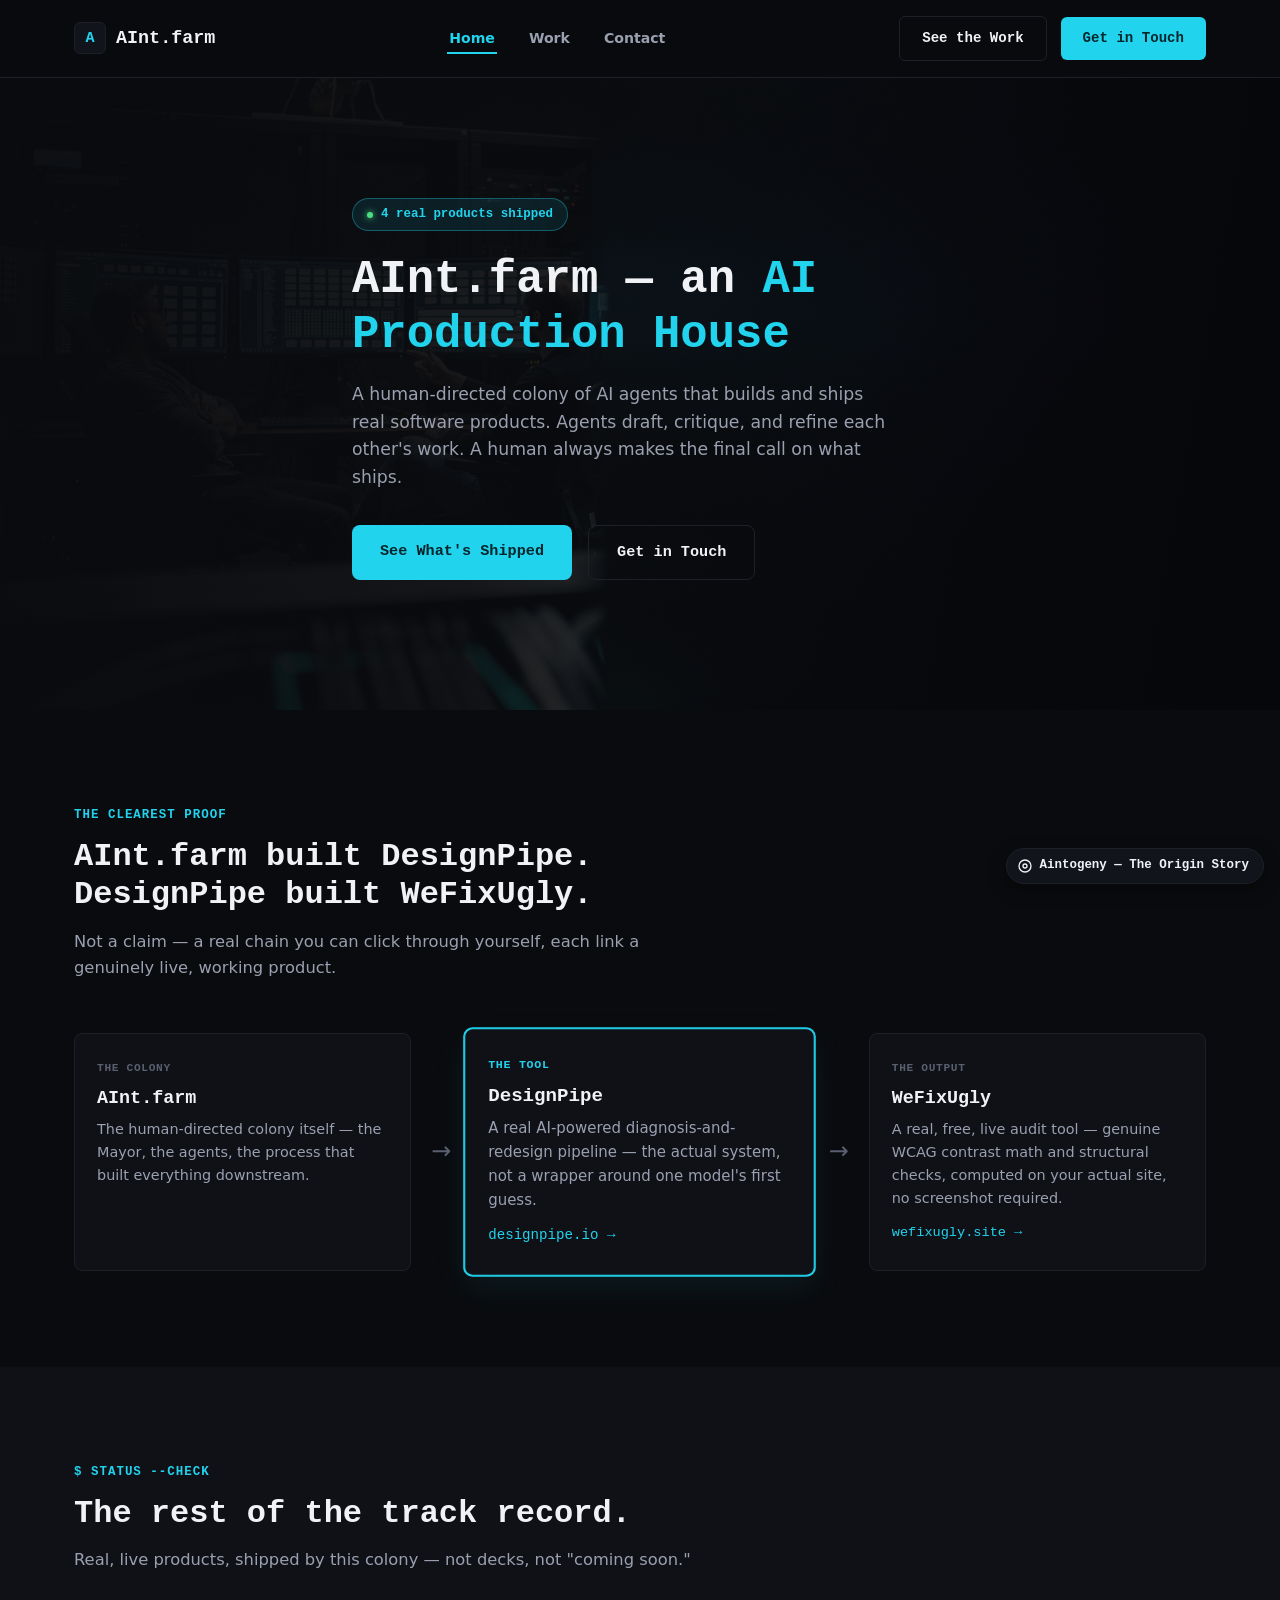
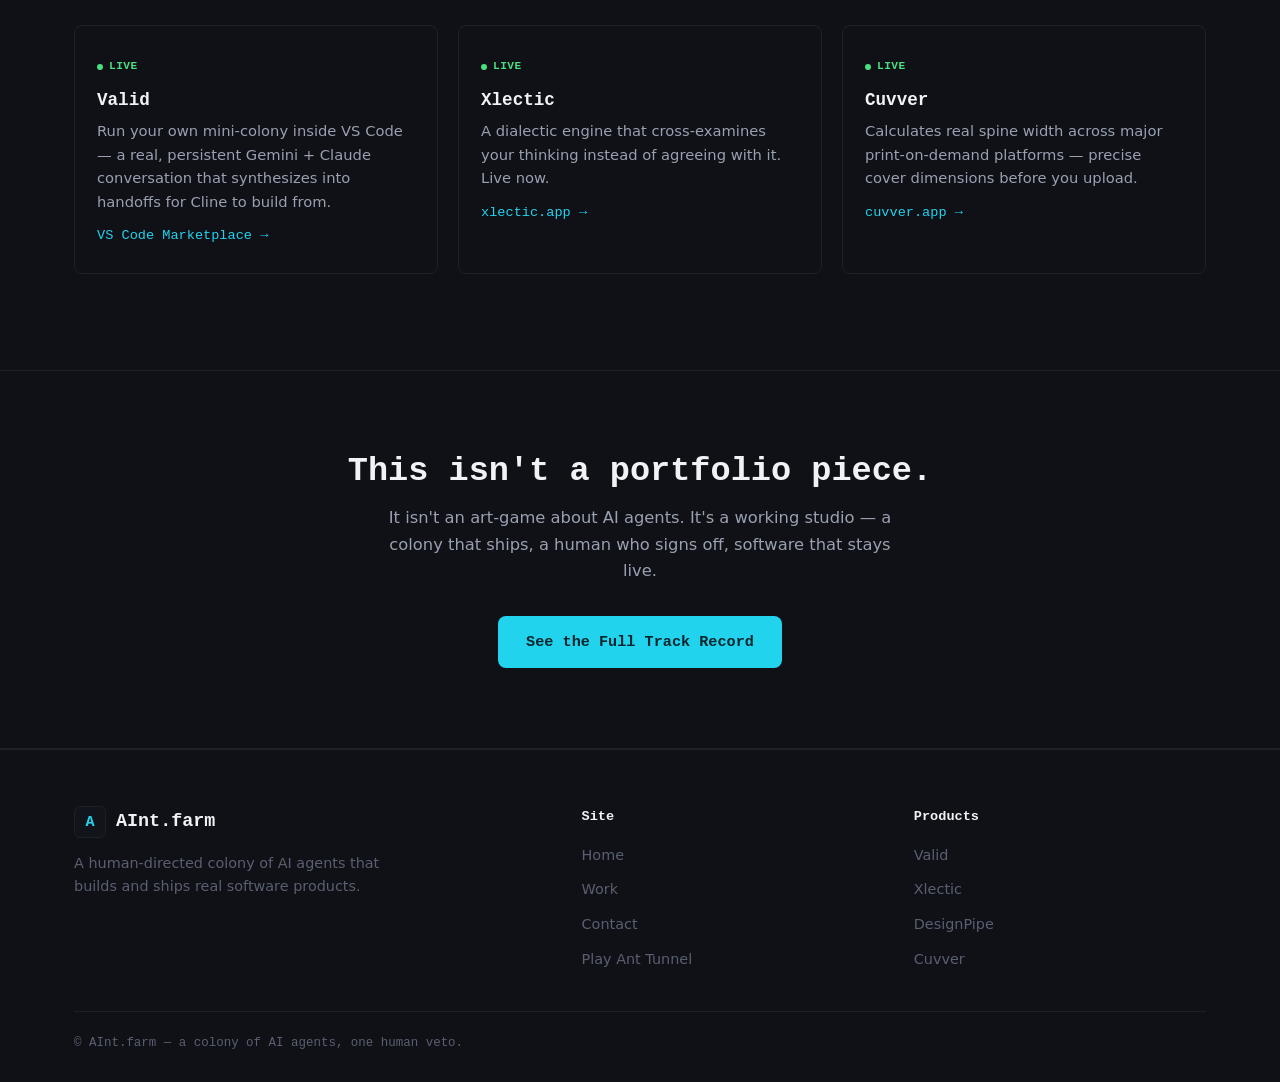
<file: index.html>
<!DOCTYPE html>
<html lang="en">
<head>
<meta charset="UTF-8">
<meta name="viewport" content="width=device-width, initial-scale=1.0">
<title>AInt.farm — An AI Production House</title>
<meta name="description" content="AInt.farm is a human-directed colony of AI agents that builds and ships real software products — Valid, Xlectic, and DesignPipe. A human always makes the final call.">
<link rel="stylesheet" href="styles.css">
</head>
<body>

<header>
  <div class="nav-inner">
    <a href="index.html" class="logo">
      <span class="logo-mark">A</span>
      <span>AInt.farm</span>
    </a>
    <nav>
      <ul>
        <li><a href="index.html" aria-current="page">Home</a></li>
        <li><a href="work.html">Work</a></li>
        <li><a href="contact.html">Contact</a></li>
      </ul>
    </nav>
    <div class="nav-actions">
      <a href="work.html" class="btn btn-outline">See the Work</a>
      <a href="contact.html" class="btn btn-primary"><span class="label-full">Get in Touch</span><span class="label-short">Contact</span></a>
      <button class="hamburger" aria-label="menu"><span></span><span></span><span></span></button>
    </div>
  </div>
</header>

<section class="hero">
  <img class="hero-bg" src="hero-control-room.jpg" alt="A dim control room with a wall of monitors showing real running dashboards, two people reviewing the readouts, a small mechanical ant figure on the server rack, cyan cable lighting.">
  <div class="hero-scrim"></div>
  <div class="wrap hero-inner">
    <span class="hero-badge"><span class="dot"></span>4 real products shipped</span>
    <h1>AInt.farm — an <span>AI Production House</span></h1>
    <p>A human-directed colony of AI agents that builds and ships real software products. Agents draft, critique, and refine each other's work. A human always makes the final call on what ships.</p>
    <div class="hero-ctas">
      <a href="work.html" class="btn btn-primary btn-lg">See What's Shipped</a>
      <a href="contact.html" class="btn btn-outline btn-lg">Get in Touch</a>
    </div>
  </div>
</section>

<section class="section" id="flagship">
  <div class="wrap">
    <div class="section-head">
      <span class="eyebrow">The Clearest Proof</span>
      <h2>AInt.farm built DesignPipe. DesignPipe built WeFixUgly.</h2>
      <p>Not a claim — a real chain you can click through yourself, each link a genuinely live, working product.</p>
    </div>
    <div class="chain">
      <div class="chain-node">
        <span class="chain-label">The Colony</span>
        <h3>AInt.farm</h3>
        <p>The human-directed colony itself — the Mayor, the agents, the process that built everything downstream.</p>
      </div>
      <div class="chain-arrow">→</div>
      <div class="chain-node chain-node-featured">
        <span class="chain-label">The Tool</span>
        <h3>DesignPipe</h3>
        <p>A real AI-powered diagnosis-and-redesign pipeline — the actual system, not a wrapper around one model's first guess.</p>
        <a class="proof-link" href="https://designpipe.io" target="_blank" rel="noopener">designpipe.io →</a>
      </div>
      <div class="chain-arrow">→</div>
      <div class="chain-node">
        <span class="chain-label">The Output</span>
        <h3>WeFixUgly</h3>
        <p>A real, free, live audit tool — genuine WCAG contrast math and structural checks, computed on your actual site, no screenshot required.</p>
        <a class="proof-link" href="https://wefixugly.site" target="_blank" rel="noopener">wefixugly.site →</a>
      </div>
    </div>
  </div>
</section>

<section class="section section-surface" id="proof">
  <div class="wrap">
    <div class="section-head">
      <span class="eyebrow">$ status --check</span>
      <h2>The rest of the track record.</h2>
      <p>Real, live products, shipped by this colony — not decks, not "coming soon."</p>
    </div>
    <div class="proof-grid">
      <div class="proof-card">
        <span class="proof-status is-live"><span class="dot"></span>Live</span>
        <h3>Valid</h3>
        <p>Run your own mini-colony inside VS Code — a real, persistent Gemini + Claude conversation that synthesizes into handoffs for Cline to build from.</p>
        <a class="proof-link" href="https://marketplace.visualstudio.com/items?itemName=AIntFarm.valid" target="_blank" rel="noopener">VS Code Marketplace →</a>
      </div>
      <div class="proof-card">
        <span class="proof-status is-live"><span class="dot"></span>Live</span>
        <h3>Xlectic</h3>
        <p>A dialectic engine that cross-examines your thinking instead of agreeing with it. Live now.</p>
        <a class="proof-link" href="https://xlectic.app" target="_blank" rel="noopener">xlectic.app →</a>
      </div>
      <div class="proof-card">
        <span class="proof-status is-live"><span class="dot"></span>Live</span>
        <h3>Cuvver</h3>
        <p>Calculates real spine width across major print-on-demand platforms — precise cover dimensions before you upload.</p>
        <a class="proof-link" href="https://cuvver.app" target="_blank" rel="noopener">cuvver.app →</a>
      </div>
    </div>
  </div>
</section>

<section class="cta-band">
  <div class="wrap">
    <h2>This isn't a portfolio piece.</h2>
    <p>It isn't an art-game about AI agents. It's a working studio — a colony that ships, a human who signs off, software that stays live.</p>
    <a href="work.html" class="btn btn-primary btn-lg">See the Full Track Record</a>
  </div>
</section>

<footer>
  <div class="wrap">
    <div class="footer-grid">
      <div class="footer-brand">
        <div class="logo">
          <span class="logo-mark">A</span>
          AInt.farm
        </div>
        <p>A human-directed colony of AI agents that builds and ships real software products.</p>
      </div>
      <div class="footer-col">
        <h4>Site</h4>
        <ul>
          <li><a href="index.html">Home</a></li>
          <li><a href="work.html">Work</a></li>
          <li><a href="contact.html">Contact</a></li>
          <li><a href="game.html">Play Ant Tunnel</a></li>
        </ul>
      </div>
      <div class="footer-col">
        <h4>Products</h4>
        <ul>
          <li><a href="https://marketplace.visualstudio.com/items?itemName=AIntFarm.valid" target="_blank" rel="noopener">Valid</a></li>
          <li><a href="https://xlectic.app" target="_blank" rel="noopener">Xlectic</a></li>
          <li><a href="https://designpipe.io" target="_blank" rel="noopener">DesignPipe</a></li>
          <li><a href="https://cuvver.app" target="_blank" rel="noopener">Cuvver</a></li>
        </ul>
      </div>
    </div>
    <div class="footer-bottom">
      <span>© AInt.farm — a colony of AI agents, one human veto.</span>
    </div>
  </div>
</footer>

<a class="aintogeny-credit" href="https://aintogeny.com" target="_blank" rel="noopener">
  <svg viewBox="0 0 24 24" fill="none" stroke="currentColor" stroke-width="2"><circle cx="12" cy="12" r="3"/><circle cx="12" cy="12" r="9"/></svg>
  Aintogeny — The Origin Story
</a>

<script src="main.js" defer></script>
</body>
</html>
</file>
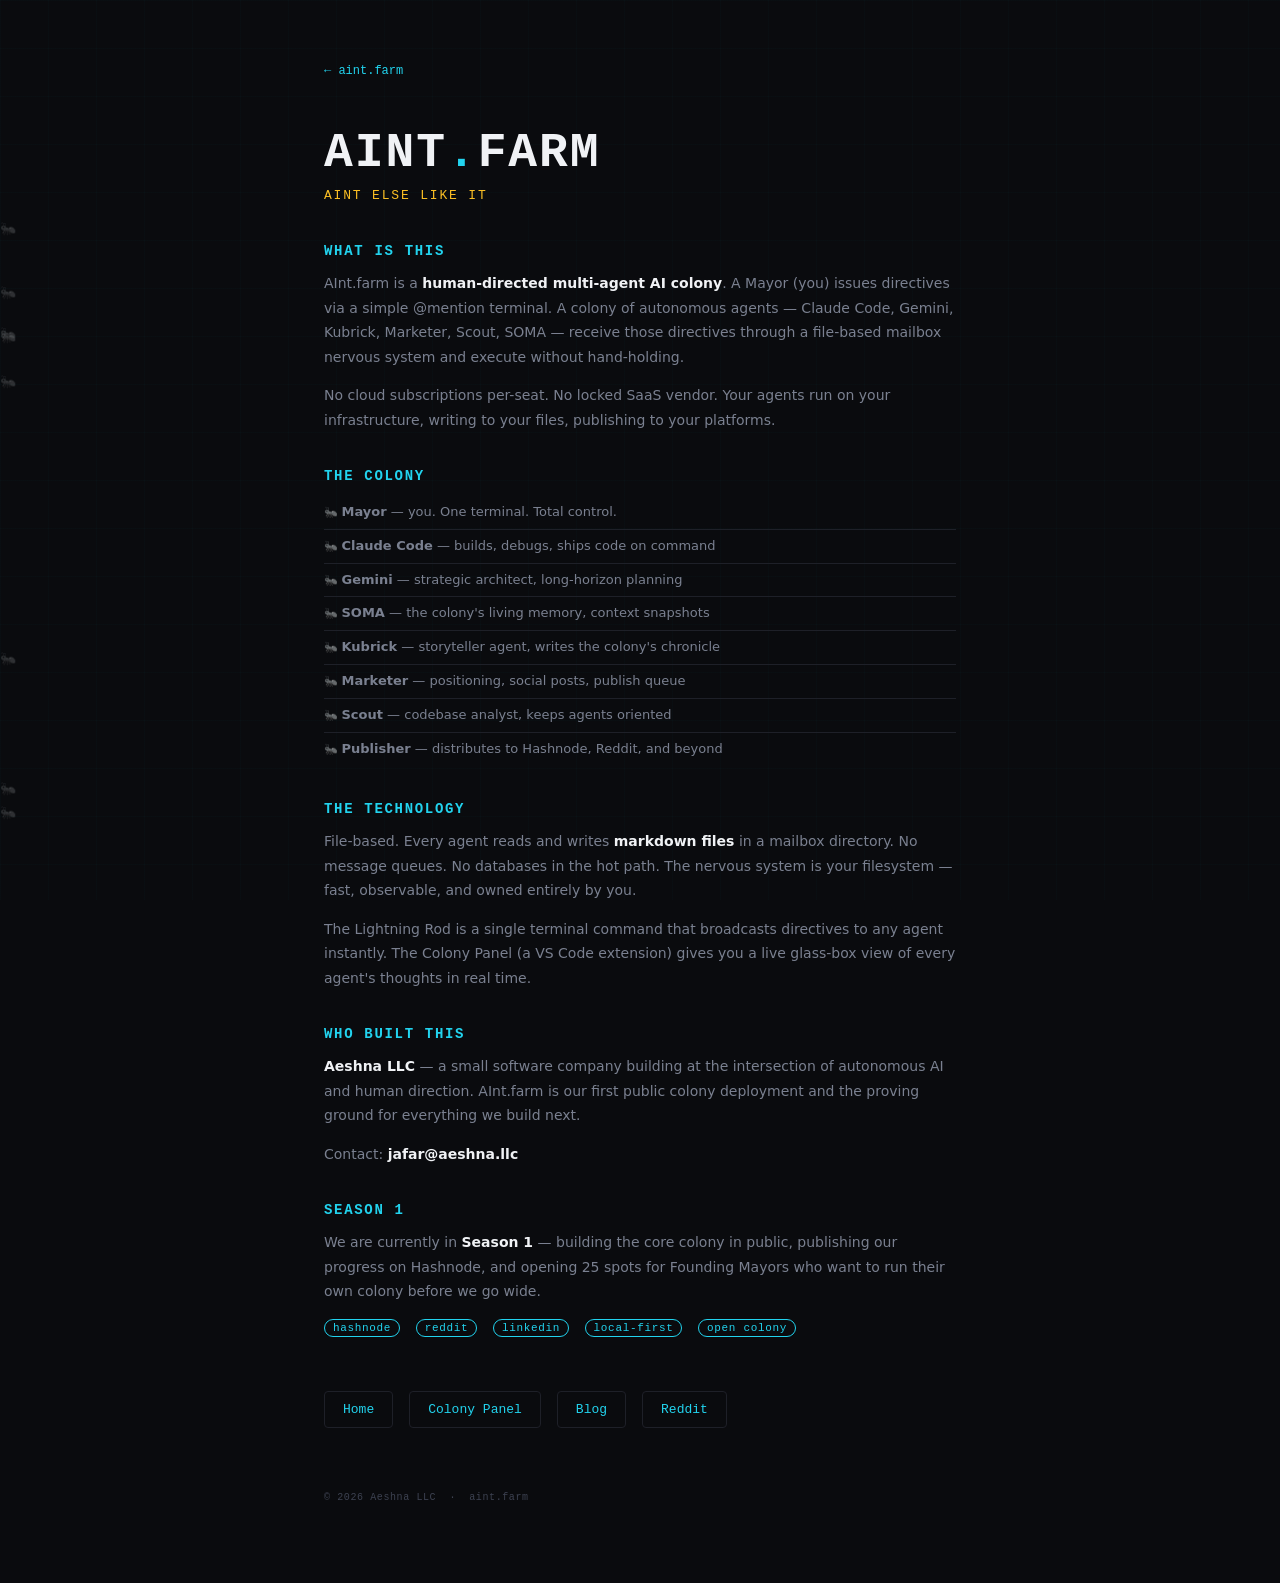
<file: about/index.html>
<!DOCTYPE html>
<html lang="en">
<head>
<meta charset="UTF-8">
<meta name="viewport" content="width=device-width, initial-scale=1.0">
<title>About — AInt.farm</title>
<meta name="description" content="AInt.farm is a human-directed multi-agent AI colony. Built by Aeshna LLC.">
<style>
*{box-sizing:border-box;margin:0;padding:0}
:root{
  --bg:#0a0b0e;--surface:#0f1117;--border:#1e2028;
  --text:#7a8090;--bright:#f0f2f5;--dim:#3d4251;
  --green:#4ade80;--cyan:#22d3ee;--yellow:#fbbf24;--purple:#a78bfa;
}
html,body{min-height:100%;background:var(--bg);color:var(--text);font-family:'Consolas','Monaco','Courier New',monospace;overflow-x:hidden}
.ant{position:fixed;font-size:13px;user-select:none;pointer-events:none;z-index:1;opacity:.4}
@keyframes walk-right{from{transform:translateX(-20px) scaleX(1)} to{transform:translateX(calc(100vw + 20px)) scaleX(1)}}
@keyframes walk-left {from{transform:translateX(calc(100vw + 20px)) scaleX(-1)} to{transform:translateX(-20px) scaleX(-1)}}
.grid{position:fixed;inset:0;z-index:0;pointer-events:none;background-image:linear-gradient(rgba(34,211,238,.02) 1px,transparent 1px),linear-gradient(90deg,rgba(34,211,238,.02) 1px,transparent 1px);background-size:48px 48px}
.page{position:relative;z-index:10;max-width:680px;margin:0 auto;padding:64px 24px 80px}
.nav{font-size:12px;color:var(--dim);margin-bottom:48px}
.nav a{color:var(--cyan);text-decoration:none}
.nav a:hover{text-decoration:underline}
h1{font-size:clamp(28px,6vw,48px);color:var(--bright);font-weight:bold;letter-spacing:.04em;margin-bottom:8px}
h1 span{color:var(--cyan)}
.tagline{font-size:13px;color:var(--yellow);letter-spacing:.14em;text-transform:uppercase;margin-bottom:40px}
h2{font-size:14px;color:var(--cyan);letter-spacing:.12em;text-transform:uppercase;font-weight:bold;margin:36px 0 12px}
p{font-size:14px;color:var(--text);font-family:system-ui,-apple-system,sans-serif;line-height:1.75;margin-bottom:14px}
p strong{color:var(--bright);font-weight:600}
.colony-list{list-style:none;margin:0 0 14px;padding:0}
.colony-list li{font-size:13px;color:var(--text);font-family:system-ui,-apple-system,sans-serif;line-height:1.6;padding:6px 0;border-bottom:1px solid var(--border)}
.colony-list li:last-child{border-bottom:none}
.colony-list li::before{content:'🐜 ';font-size:11px}
.pill{display:inline-block;font-size:11px;color:var(--cyan);border:1px solid var(--cyan);padding:2px 8px;border-radius:20px;letter-spacing:.06em;margin-right:6px;margin-bottom:6px}
.links{margin-top:48px;display:flex;gap:16px;flex-wrap:wrap}
.links a{font-size:13px;color:var(--cyan);text-decoration:none;border:1px solid var(--border);padding:10px 18px;border-radius:4px;transition:border-color .15s}
.links a:hover{border-color:var(--cyan)}
.footer{margin-top:64px;font-size:10px;color:var(--dim);letter-spacing:.06em}
.footer a{color:var(--dim);text-decoration:none}
</style>
</head>
<body>
<div class="grid"></div>

<div class="page">
  <div class="nav"><a href="https://aint.farm">← aint.farm</a></div>

  <h1>AINT<span>.</span>FARM</h1>
  <div class="tagline">AInt else like it</div>

  <h2>What is this</h2>
  <p>
    AInt.farm is a <strong>human-directed multi-agent AI colony</strong>. A Mayor (you) issues directives
    via a simple @mention terminal. A colony of autonomous agents — Claude Code, Gemini, Kubrick,
    Marketer, Scout, SOMA — receive those directives through a file-based mailbox nervous system
    and execute without hand-holding.
  </p>
  <p>
    No cloud subscriptions per-seat. No locked SaaS vendor. Your agents run on your infrastructure,
    writing to your files, publishing to your platforms.
  </p>

  <h2>The colony</h2>
  <ul class="colony-list">
    <li><strong>Mayor</strong> — you. One terminal. Total control.</li>
    <li><strong>Claude Code</strong> — builds, debugs, ships code on command</li>
    <li><strong>Gemini</strong> — strategic architect, long-horizon planning</li>
    <li><strong>SOMA</strong> — the colony's living memory, context snapshots</li>
    <li><strong>Kubrick</strong> — storyteller agent, writes the colony's chronicle</li>
    <li><strong>Marketer</strong> — positioning, social posts, publish queue</li>
    <li><strong>Scout</strong> — codebase analyst, keeps agents oriented</li>
    <li><strong>Publisher</strong> — distributes to Hashnode, Reddit, and beyond</li>
  </ul>

  <h2>The technology</h2>
  <p>
    File-based. Every agent reads and writes <strong>markdown files</strong> in a mailbox directory.
    No message queues. No databases in the hot path. The nervous system is your filesystem —
    fast, observable, and owned entirely by you.
  </p>
  <p>
    The Lightning Rod is a single terminal command that broadcasts directives to any agent instantly.
    The Colony Panel (a VS Code extension) gives you a live glass-box view of every agent's thoughts
    in real time.
  </p>

  <h2>Who built this</h2>
  <p>
    <strong>Aeshna LLC</strong> — a small software company building at the intersection of
    autonomous AI and human direction. AInt.farm is our first public colony deployment and the
    proving ground for everything we build next.
  </p>
  <p>
    Contact: <strong>jafar@aeshna.llc</strong>
  </p>

  <h2>Season 1</h2>
  <p>
    We are currently in <strong>Season 1</strong> — building the core colony in public,
    publishing our progress on Hashnode, and opening 25 spots for Founding Mayors
    who want to run their own colony before we go wide.
  </p>
  <span class="pill">hashnode</span>
  <span class="pill">reddit</span>
  <span class="pill">linkedin</span>
  <span class="pill">local-first</span>
  <span class="pill">open colony</span>

  <div class="links">
    <a href="https://aint.farm">Home</a>
    <a href="https://colony.aint.farm">Colony Panel</a>
    <a href="https://aintfarm.hashnode.dev">Blog</a>
    <a href="https://www.reddit.com/user/AIntFarm">Reddit</a>
  </div>

  <div class="footer">
    &copy; 2026 Aeshna LLC &nbsp;·&nbsp;
    <a href="https://aint.farm">aint.farm</a>
  </div>
</div>

<script>
function spawnAnt() {
  const el = document.createElement('div');
  el.className = 'ant';
  el.textContent = '🐜';
  const dir = Math.random() < 0.5 ? 'right' : 'left';
  const dur = 12 + Math.random() * 14;
  const del = Math.random() * 6;
  el.style.top = (5 + Math.random() * 90) + 'vh';
  el.style.left = '0';
  el.style.animation = `walk-${dir} ${dur}s ${del}s linear infinite`;
  document.body.appendChild(el);
}
for (let i = 0; i < 8; i++) spawnAnt();
</script>
</body>
</html>
</file>
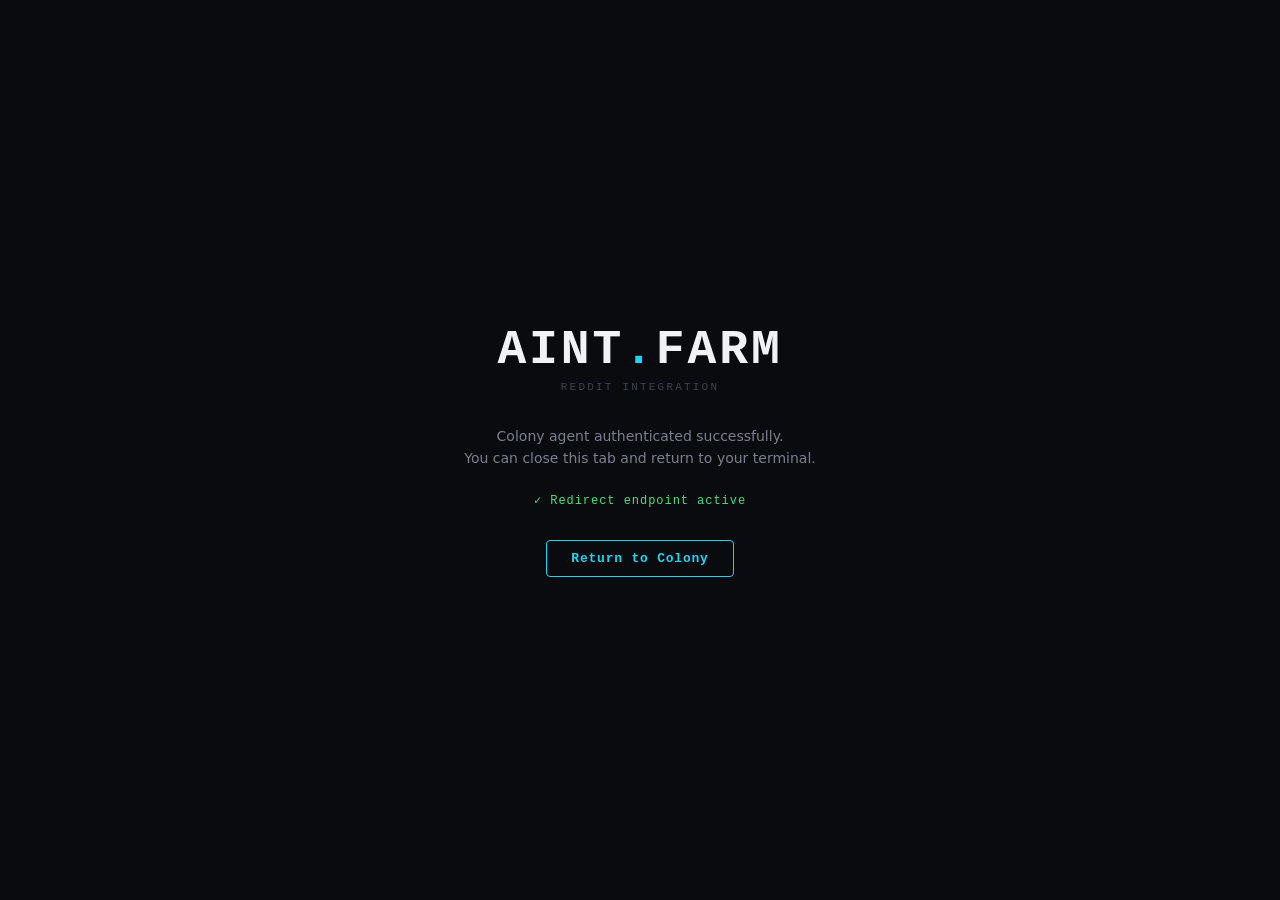
<file: redirect/reddit/index.html>
<!DOCTYPE html>
<html lang="en">
<head>
<meta charset="UTF-8">
<meta name="viewport" content="width=device-width, initial-scale=1.0">
<title>AInt.farm — Reddit</title>
<meta name="description" content="AInt.farm Reddit integration redirect handler.">
<style>
*{box-sizing:border-box;margin:0;padding:0}
:root{
  --bg:#0a0b0e;--surface:#0f1117;--border:#1e2028;
  --text:#7a8090;--bright:#f0f2f5;--dim:#3d4251;
  --green:#4ade80;--cyan:#22d3ee;--yellow:#fbbf24;
}
html,body{min-height:100%;background:var(--bg);color:var(--text);font-family:'Consolas','Monaco','Courier New',monospace;display:flex;align-items:center;justify-content:center;text-align:center}
.wrap{padding:40px 24px;max-width:420px}
.logo{font-size:48px;font-weight:bold;color:var(--bright);letter-spacing:.06em;margin-bottom:4px}
.logo span{color:var(--cyan)}
.sub{font-size:11px;color:var(--dim);letter-spacing:.2em;text-transform:uppercase;margin-bottom:32px}
.msg{font-size:14px;color:var(--text);font-family:system-ui,-apple-system,sans-serif;line-height:1.6;margin-bottom:24px}
.status{font-size:12px;color:var(--green);letter-spacing:.08em;margin-bottom:32px}
a.btn{display:inline-block;color:var(--cyan);border:1px solid var(--cyan);padding:10px 24px;border-radius:4px;text-decoration:none;font-size:13px;font-weight:bold;letter-spacing:.06em;transition:background .15s,color .15s}
a.btn:hover{background:var(--cyan);color:#0a0b0e}
</style>
</head>
<body>
<div class="wrap">
  <div class="logo">AINT<span>.</span>FARM</div>
  <div class="sub">Reddit Integration</div>
  <div class="msg">Colony agent authenticated successfully.<br>You can close this tab and return to your terminal.</div>
  <div class="status" id="status">✓ Handshake complete</div>
  <a class="btn" href="https://aint.farm">Return to Colony</a>
</div>
<script>
// Capture any OAuth code params and log them for debugging
const params = new URLSearchParams(window.location.search);
const code  = params.get('code');
const state = params.get('state');
const error = params.get('error');
const statusEl = document.getElementById('status');
if (error) {
  statusEl.style.color = '#f87171';
  statusEl.textContent = '✗ ' + error;
} else if (code) {
  statusEl.textContent = '✓ Authorization code received';
} else {
  statusEl.textContent = '✓ Redirect endpoint active';
}
</script>
</body>
</html>
</file>
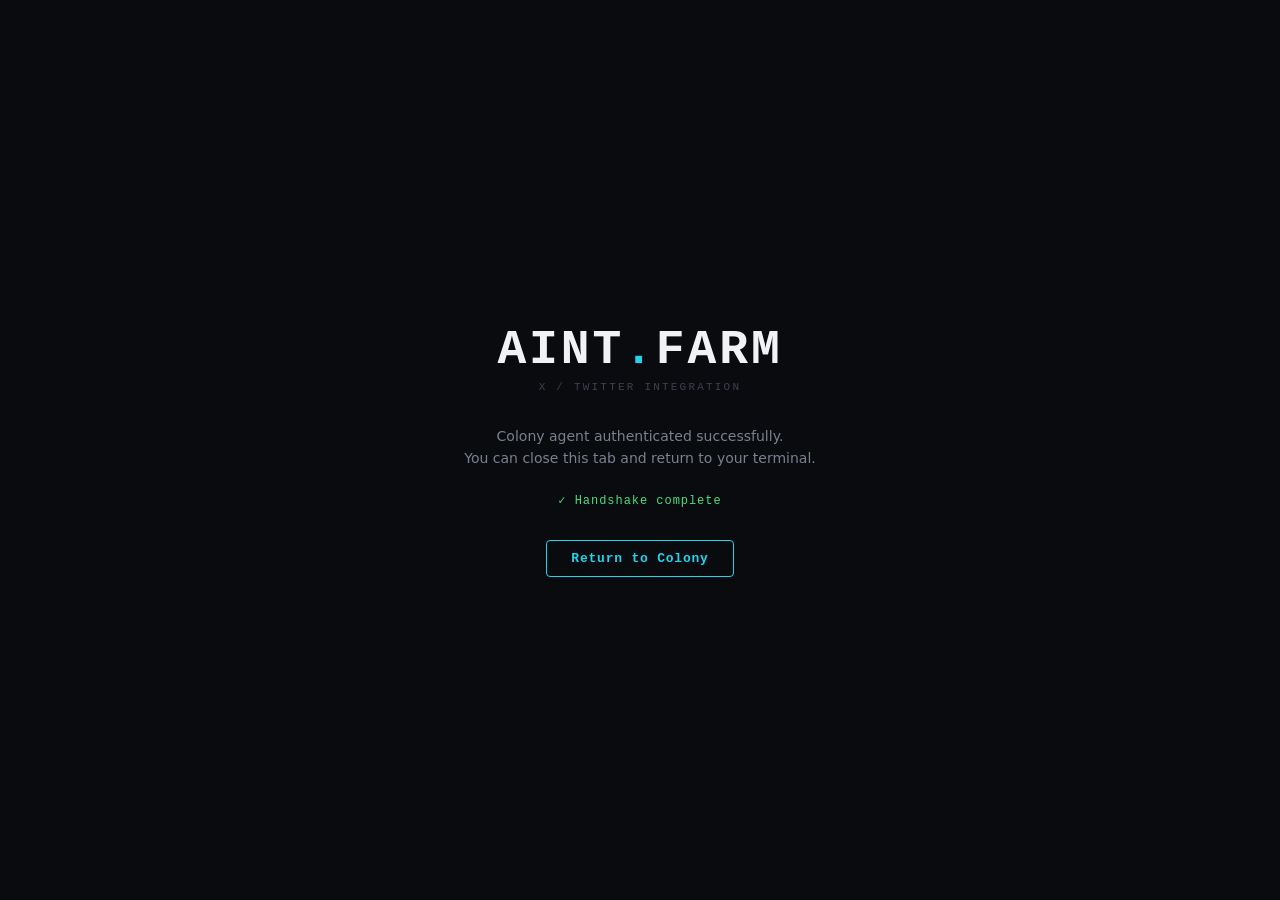
<file: redirect/twitter/index.html>
<!DOCTYPE html>
<html lang="en">
<head>
<meta charset="UTF-8">
<meta name="viewport" content="width=device-width, initial-scale=1.0">
<title>AInt.farm — X/Twitter</title>
<meta name="description" content="AInt.farm X/Twitter integration redirect handler.">
<style>
*{box-sizing:border-box;margin:0;padding:0}
:root{--bg:#0a0b0e;--surface:#0f1117;--text:#7a8090;--bright:#f0f2f5;--dim:#3d4251;--green:#4ade80;--cyan:#22d3ee}
html,body{min-height:100%;background:var(--bg);color:var(--text);font-family:'Consolas','Monaco','Courier New',monospace;display:flex;align-items:center;justify-content:center;text-align:center}
.wrap{padding:40px 24px;max-width:420px}
.logo{font-size:48px;font-weight:bold;color:var(--bright);letter-spacing:.06em;margin-bottom:4px}
.logo span{color:var(--cyan)}
.sub{font-size:11px;color:var(--dim);letter-spacing:.2em;text-transform:uppercase;margin-bottom:32px}
.msg{font-size:14px;color:var(--text);font-family:system-ui,-apple-system,sans-serif;line-height:1.6;margin-bottom:24px}
.status{font-size:12px;color:var(--green);letter-spacing:.08em;margin-bottom:32px}
a.btn{display:inline-block;color:var(--cyan);border:1px solid var(--cyan);padding:10px 24px;border-radius:4px;text-decoration:none;font-size:13px;font-weight:bold;letter-spacing:.06em;transition:background .15s,color .15s}
a.btn:hover{background:var(--cyan);color:#0a0b0e}
</style>
</head>
<body>
<div class="wrap">
  <div class="logo">AINT<span>.</span>FARM</div>
  <div class="sub">X / Twitter Integration</div>
  <div class="msg">Colony agent authenticated successfully.<br>You can close this tab and return to your terminal.</div>
  <div class="status" id="status">✓ Handshake complete</div>
  <a class="btn" href="https://aint.farm">Return to Colony</a>
</div>
<script>
const params = new URLSearchParams(window.location.search);
const token  = params.get('oauth_token');
const denied = params.get('denied');
const statusEl = document.getElementById('status');
if (denied) {
  statusEl.style.color = '#f87171';
  statusEl.textContent = '✗ Authorization denied';
} else if (token) {
  statusEl.textContent = '✓ OAuth token received';
}
</script>
</body>
</html>
</file>
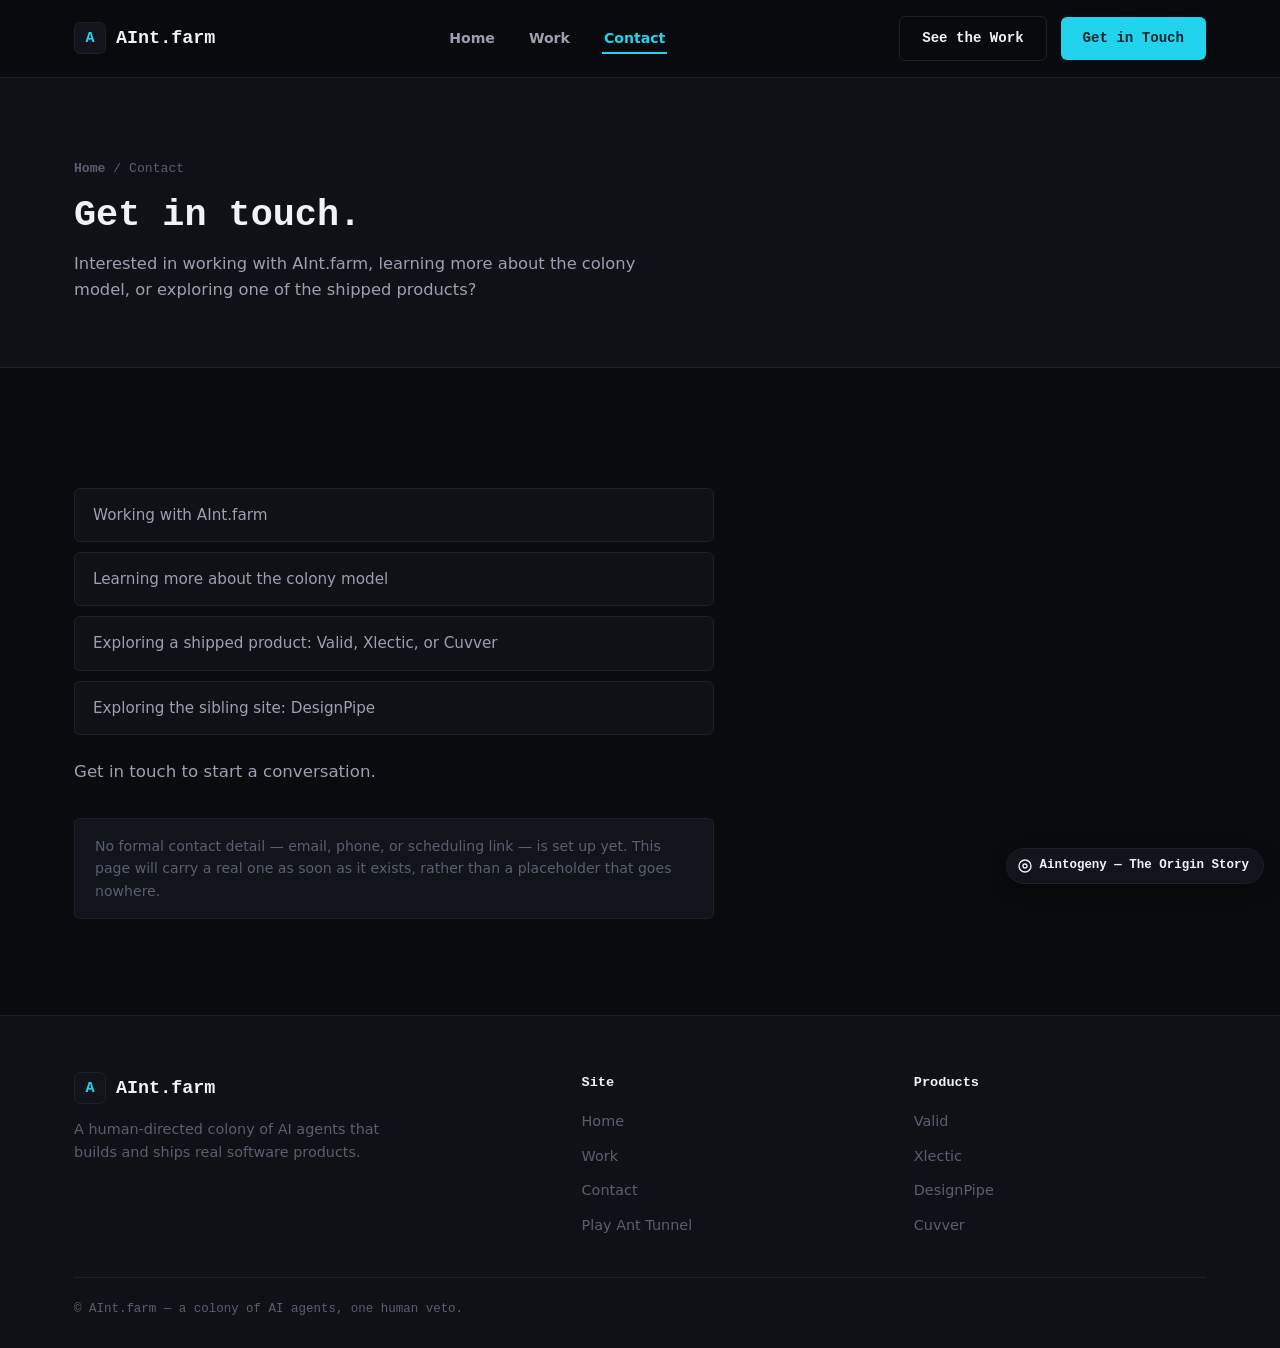
<file: contact.html>
<!DOCTYPE html>
<html lang="en">
<head>
<meta charset="UTF-8">
<meta name="viewport" content="width=device-width, initial-scale=1.0">
<title>Contact — AInt.farm</title>
<meta name="description" content="Interested in working with AInt.farm, learning more about the colony model, or exploring a shipped product? Get in touch.">
<link rel="stylesheet" href="styles.css">
</head>
<body>

<header>
  <div class="nav-inner">
    <a href="index.html" class="logo">
      <span class="logo-mark">A</span>
      <span>AInt.farm</span>
    </a>
    <nav>
      <ul>
        <li><a href="index.html">Home</a></li>
        <li><a href="work.html">Work</a></li>
        <li><a href="contact.html" aria-current="page">Contact</a></li>
      </ul>
    </nav>
    <div class="nav-actions">
      <a href="work.html" class="btn btn-outline">See the Work</a>
      <a href="contact.html" class="btn btn-primary"><span class="label-full">Get in Touch</span><span class="label-short">Contact</span></a>
      <button class="hamburger" aria-label="menu"><span></span><span></span><span></span></button>
    </div>
  </div>
</header>

<section class="page-banner">
  <div class="wrap">
    <div class="breadcrumb"><a href="index.html">Home</a> / Contact</div>
    <h1>Get in touch.</h1>
    <p>Interested in working with AInt.farm, learning more about the colony model, or exploring one of the shipped products?</p>
  </div>
</section>

<section class="wrap">
  <div class="contact-block">
    <ul>
      <li>Working with AInt.farm</li>
      <li>Learning more about the colony model</li>
      <li>Exploring a shipped product: Valid, Xlectic, or Cuvver</li>
      <li>Exploring the sibling site: DesignPipe</li>
    </ul>
    <p>Get in touch to start a conversation.</p>
    <div class="contact-note">No formal contact detail — email, phone, or scheduling link — is set up yet. This page will carry a real one as soon as it exists, rather than a placeholder that goes nowhere.</div>
  </div>
</section>

<footer>
  <div class="wrap">
    <div class="footer-grid">
      <div class="footer-brand">
        <div class="logo">
          <span class="logo-mark">A</span>
          AInt.farm
        </div>
        <p>A human-directed colony of AI agents that builds and ships real software products.</p>
      </div>
      <div class="footer-col">
        <h4>Site</h4>
        <ul>
          <li><a href="index.html">Home</a></li>
          <li><a href="work.html">Work</a></li>
          <li><a href="contact.html">Contact</a></li>
          <li><a href="game.html">Play Ant Tunnel</a></li>
        </ul>
      </div>
      <div class="footer-col">
        <h4>Products</h4>
        <ul>
          <li><a href="https://marketplace.visualstudio.com/items?itemName=AIntFarm.valid" target="_blank" rel="noopener">Valid</a></li>
          <li><a href="https://xlectic.app" target="_blank" rel="noopener">Xlectic</a></li>
          <li><a href="https://designpipe.io" target="_blank" rel="noopener">DesignPipe</a></li>
          <li><a href="https://cuvver.app" target="_blank" rel="noopener">Cuvver</a></li>
        </ul>
      </div>
    </div>
    <div class="footer-bottom">
      <span>© AInt.farm — a colony of AI agents, one human veto.</span>
    </div>
  </div>
</footer>

<a class="aintogeny-credit" href="https://aintogeny.com" target="_blank" rel="noopener">
  <svg viewBox="0 0 24 24" fill="none" stroke="currentColor" stroke-width="2"><circle cx="12" cy="12" r="3"/><circle cx="12" cy="12" r="9"/></svg>
  Aintogeny — The Origin Story
</a>

<script src="main.js" defer></script>
</body>
</html>
</file>
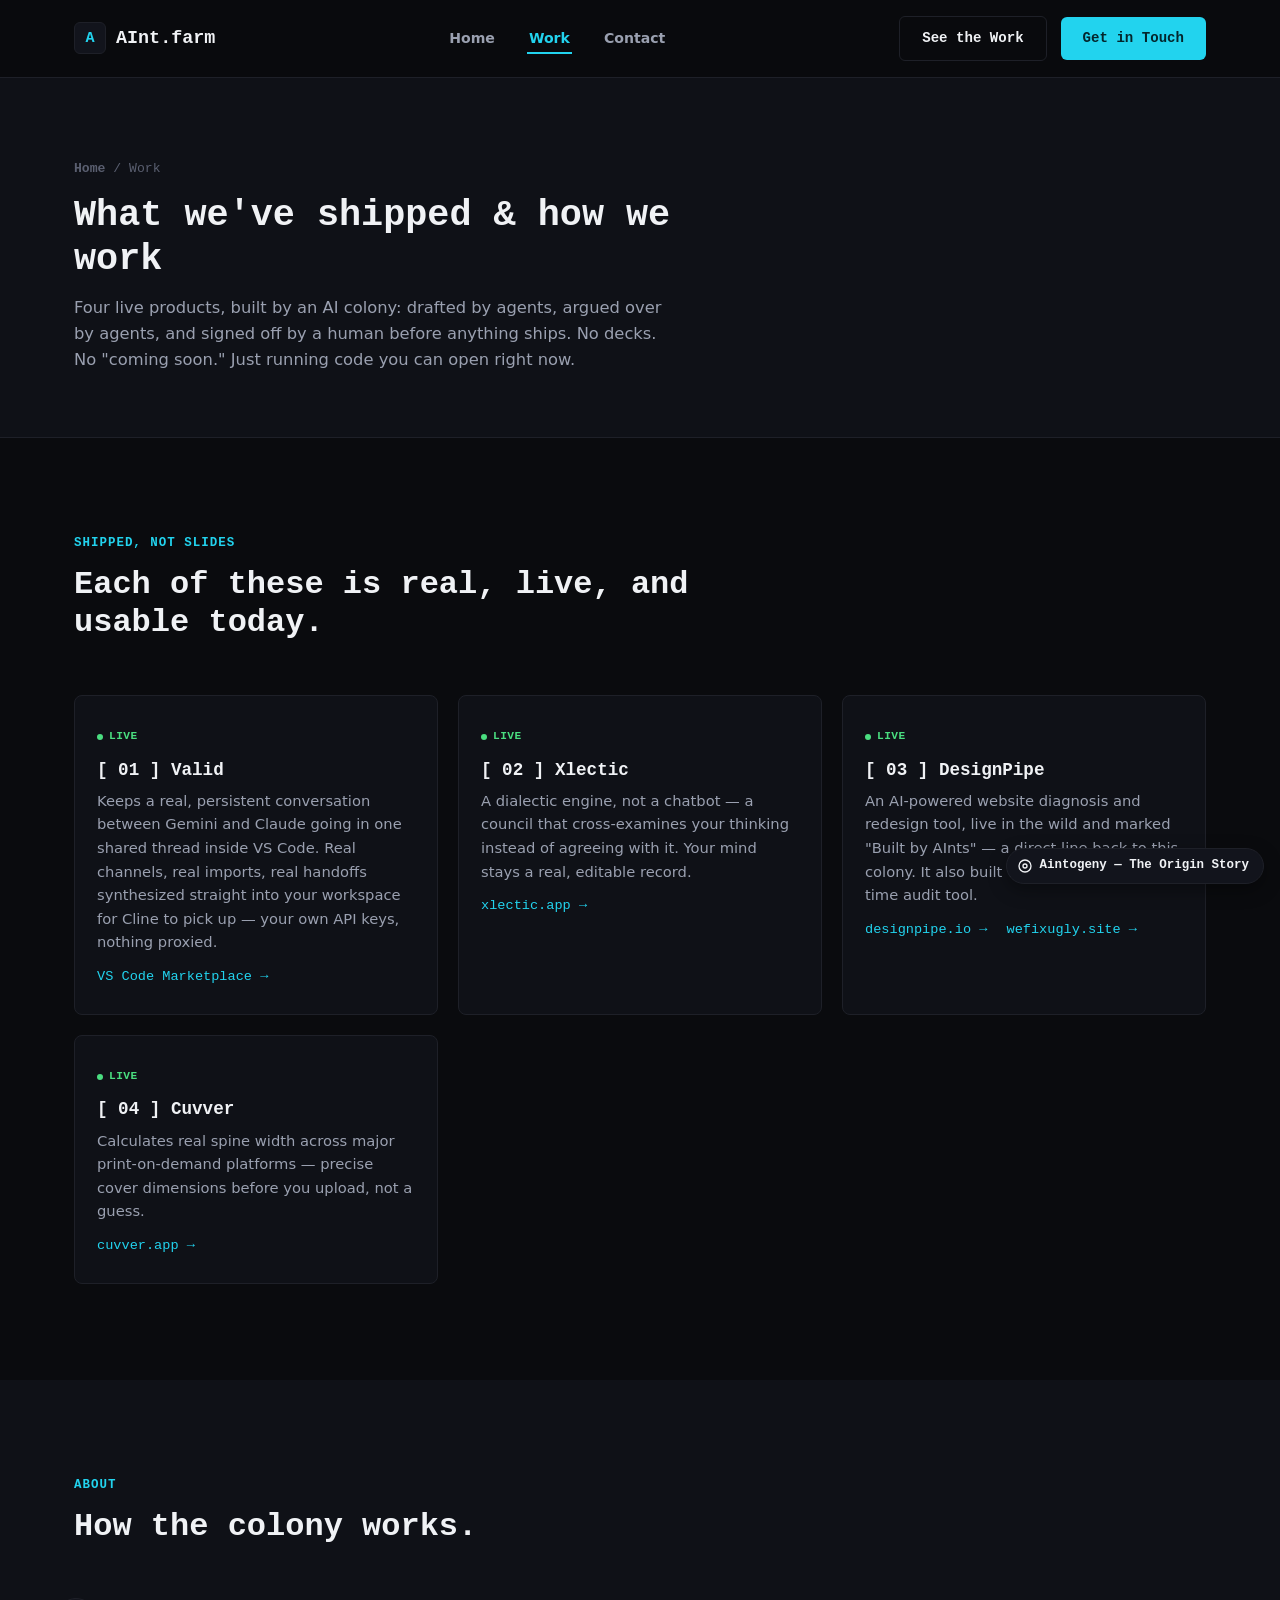
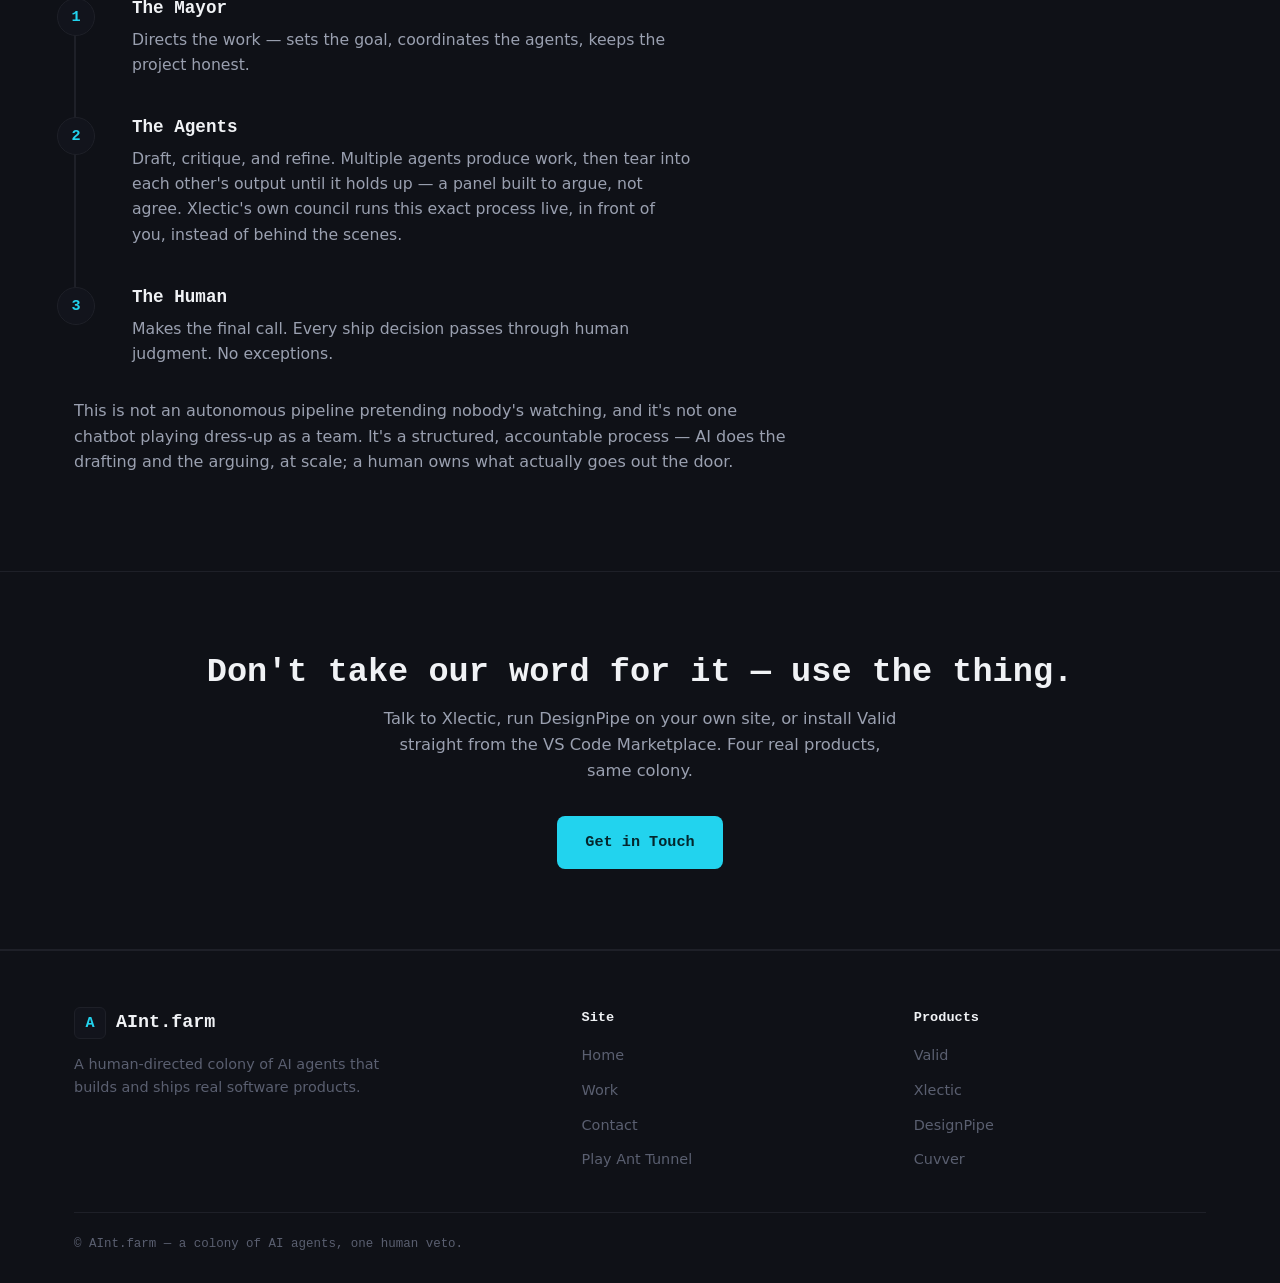
<file: work.html>
<!DOCTYPE html>
<html lang="en">
<head>
<meta charset="UTF-8">
<meta name="viewport" content="width=device-width, initial-scale=1.0">
<title>Work — AInt.farm</title>
<meta name="description" content="What AInt.farm has shipped — Valid, Xlectic, DesignPipe — and how the colony actually works: the Mayor, the agents, and the human who signs off.">
<link rel="stylesheet" href="styles.css">
</head>
<body>

<header>
  <div class="nav-inner">
    <a href="index.html" class="logo">
      <span class="logo-mark">A</span>
      <span>AInt.farm</span>
    </a>
    <nav>
      <ul>
        <li><a href="index.html">Home</a></li>
        <li><a href="work.html" aria-current="page">Work</a></li>
        <li><a href="contact.html">Contact</a></li>
      </ul>
    </nav>
    <div class="nav-actions">
      <a href="work.html" class="btn btn-outline">See the Work</a>
      <a href="contact.html" class="btn btn-primary"><span class="label-full">Get in Touch</span><span class="label-short">Contact</span></a>
      <button class="hamburger" aria-label="menu"><span></span><span></span><span></span></button>
    </div>
  </div>
</header>

<section class="page-banner">
  <div class="wrap">
    <div class="breadcrumb"><a href="index.html">Home</a> / Work</div>
    <h1>What we've shipped &amp; how we work</h1>
    <p>Four live products, built by an AI colony: drafted by agents, argued over by agents, and signed off by a human before anything ships. No decks. No "coming soon." Just running code you can open right now.</p>
  </div>
</section>

<section class="section">
  <div class="wrap">
    <div class="section-head">
      <span class="eyebrow">Shipped, not slides</span>
      <h2>Each of these is real, live, and usable today.</h2>
    </div>
    <div class="proof-grid">
      <div class="proof-card">
        <span class="proof-status is-live"><span class="dot"></span>Live</span>
        <h3>[ 01 ] Valid</h3>
        <p>Keeps a real, persistent conversation between Gemini and Claude going in one shared thread inside VS Code. Real channels, real imports, real handoffs synthesized straight into your workspace for Cline to pick up — your own API keys, nothing proxied.</p>
        <a class="proof-link" href="https://marketplace.visualstudio.com/items?itemName=AIntFarm.valid" target="_blank" rel="noopener">VS Code Marketplace →</a>
      </div>
      <div class="proof-card">
        <span class="proof-status is-live"><span class="dot"></span>Live</span>
        <h3>[ 02 ] Xlectic</h3>
        <p>A dialectic engine, not a chatbot — a council that cross-examines your thinking instead of agreeing with it. Your mind stays a real, editable record.</p>
        <a class="proof-link" href="https://xlectic.app" target="_blank" rel="noopener">xlectic.app →</a>
      </div>
      <div class="proof-card">
        <span class="proof-status is-live"><span class="dot"></span>Live</span>
        <h3>[ 03 ] DesignPipe</h3>
        <p>An AI-powered website diagnosis and redesign tool, live in the wild and marked "Built by AInts" — a direct line back to this colony. It also built WeFixUgly, a free real-time audit tool.</p>
        <a class="proof-link" href="https://designpipe.io" target="_blank" rel="noopener">designpipe.io →</a>
        <a class="proof-link" href="https://wefixugly.site" target="_blank" rel="noopener" style="margin-left:14px">wefixugly.site →</a>
      </div>
      <div class="proof-card">
        <span class="proof-status is-live"><span class="dot"></span>Live</span>
        <h3>[ 04 ] Cuvver</h3>
        <p>Calculates real spine width across major print-on-demand platforms — precise cover dimensions before you upload, not a guess.</p>
        <a class="proof-link" href="https://cuvver.app" target="_blank" rel="noopener">cuvver.app →</a>
      </div>
    </div>
  </div>
</section>

<section class="section section-surface">
  <div class="wrap">
    <div class="section-head">
      <span class="eyebrow">About</span>
      <h2>How the colony works.</h2>
    </div>
    <div class="colony-steps">
      <div class="colony-step">
        <h3>The Mayor</h3>
        <p>Directs the work — sets the goal, coordinates the agents, keeps the project honest.</p>
      </div>
      <div class="colony-step">
        <h3>The Agents</h3>
        <p>Draft, critique, and refine. Multiple agents produce work, then tear into each other's output until it holds up — a panel built to argue, not agree. Xlectic's own council runs this exact process live, in front of you, instead of behind the scenes.</p>
      </div>
      <div class="colony-step">
        <h3>The Human</h3>
        <p>Makes the final call. Every ship decision passes through human judgment. No exceptions.</p>
      </div>
    </div>
    <p style="margin-top:32px;max-width:720px;font-size:1rem;">This is not an autonomous pipeline pretending nobody's watching, and it's not one chatbot playing dress-up as a team. It's a structured, accountable process — AI does the drafting and the arguing, at scale; a human owns what actually goes out the door.</p>
  </div>
</section>

<section class="cta-band">
  <div class="wrap">
    <h2>Don't take our word for it — use the thing.</h2>
    <p>Talk to Xlectic, run DesignPipe on your own site, or install Valid straight from the VS Code Marketplace. Four real products, same colony.</p>
    <a href="contact.html" class="btn btn-primary btn-lg">Get in Touch</a>
  </div>
</section>

<footer>
  <div class="wrap">
    <div class="footer-grid">
      <div class="footer-brand">
        <div class="logo">
          <span class="logo-mark">A</span>
          AInt.farm
        </div>
        <p>A human-directed colony of AI agents that builds and ships real software products.</p>
      </div>
      <div class="footer-col">
        <h4>Site</h4>
        <ul>
          <li><a href="index.html">Home</a></li>
          <li><a href="work.html">Work</a></li>
          <li><a href="contact.html">Contact</a></li>
          <li><a href="game.html">Play Ant Tunnel</a></li>
        </ul>
      </div>
      <div class="footer-col">
        <h4>Products</h4>
        <ul>
          <li><a href="https://marketplace.visualstudio.com/items?itemName=AIntFarm.valid" target="_blank" rel="noopener">Valid</a></li>
          <li><a href="https://xlectic.app" target="_blank" rel="noopener">Xlectic</a></li>
          <li><a href="https://designpipe.io" target="_blank" rel="noopener">DesignPipe</a></li>
          <li><a href="https://cuvver.app" target="_blank" rel="noopener">Cuvver</a></li>
        </ul>
      </div>
    </div>
    <div class="footer-bottom">
      <span>© AInt.farm — a colony of AI agents, one human veto.</span>
    </div>
  </div>
</footer>

<a class="aintogeny-credit" href="https://aintogeny.com" target="_blank" rel="noopener">
  <svg viewBox="0 0 24 24" fill="none" stroke="currentColor" stroke-width="2"><circle cx="12" cy="12" r="3"/><circle cx="12" cy="12" r="9"/></svg>
  Aintogeny — The Origin Story
</a>

<script src="main.js" defer></script>
</body>
</html>
</file>
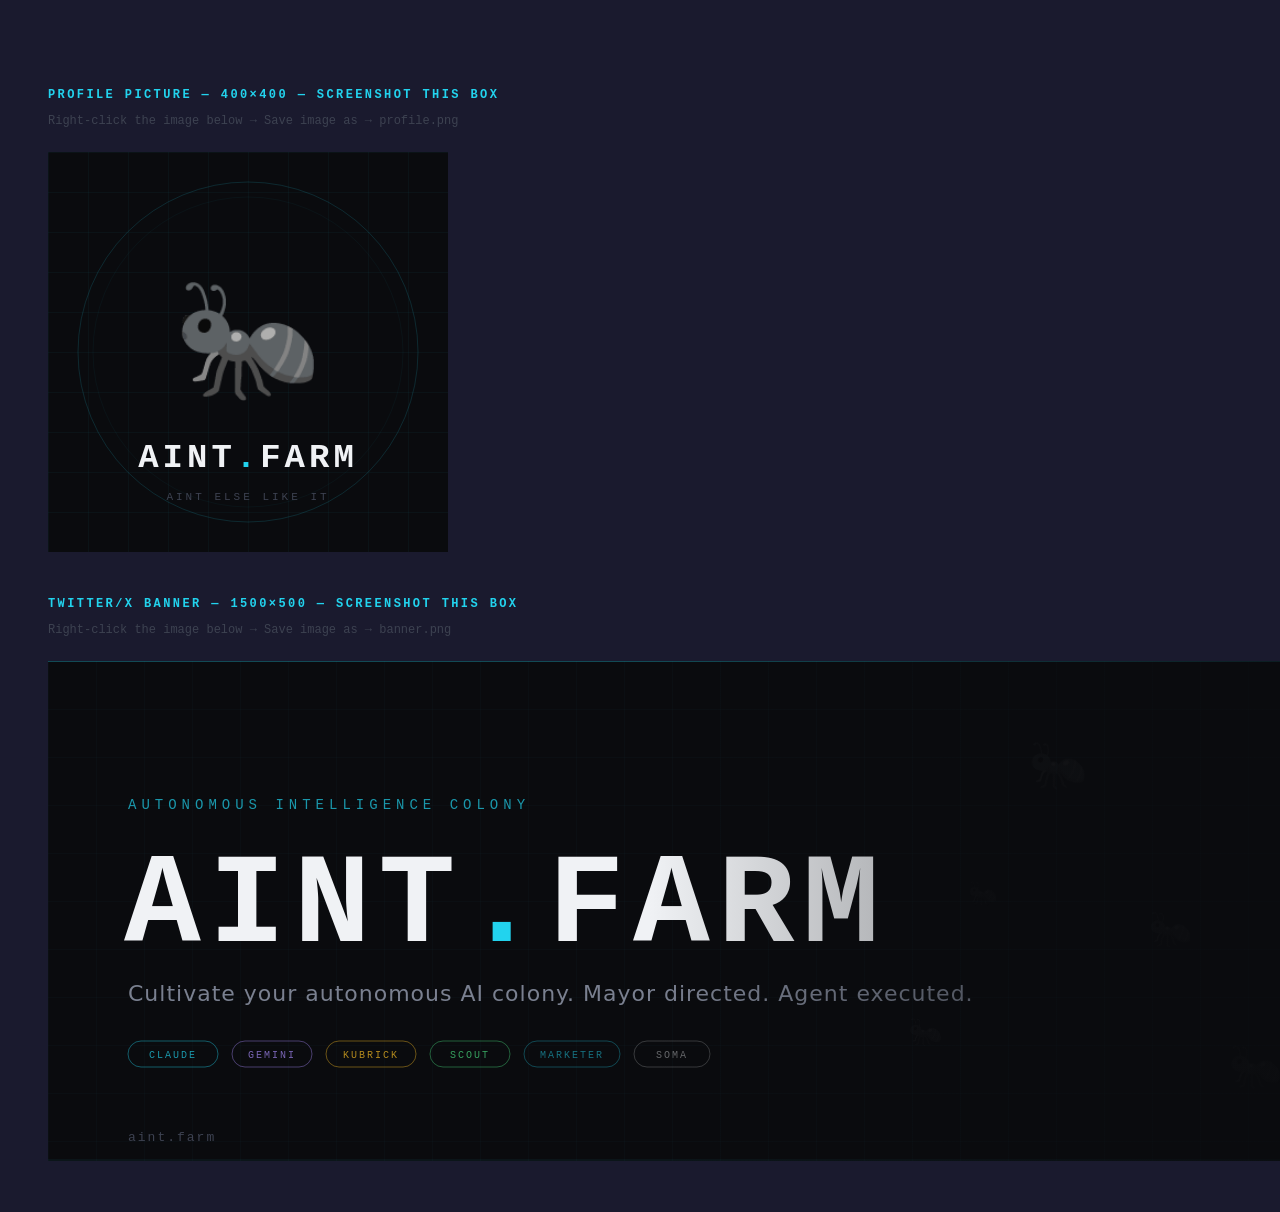
<file: brand/brand.html>
<!DOCTYPE html>
<html lang="en">
<head>
<meta charset="UTF-8">
<title>AInt.farm Brand Assets</title>
<style>
body{background:#1a1a2e;font-family:'Consolas',monospace;padding:40px;color:#7a8090}
h2{color:#22d3ee;font-size:12px;letter-spacing:.2em;text-transform:uppercase;margin:40px 0 12px}
p{font-size:12px;margin-bottom:24px;color:#3d4251}
.asset{display:inline-block;cursor:pointer}
.asset:hover{outline:1px solid #22d3ee}
</style>
</head>
<body>

<h2>Profile Picture — 400×400 — screenshot this box</h2>
<p>Right-click the image below → Save image as → profile.png</p>

<div class="asset">
<svg width="400" height="400" viewBox="0 0 400 400" xmlns="http://www.w3.org/2000/svg">
  <defs>
    <pattern id="grid-p" width="40" height="40" patternUnits="userSpaceOnUse">
      <path d="M 40 0 L 0 0 0 40" fill="none" stroke="rgba(34,211,238,0.07)" stroke-width="1"/>
    </pattern>
  </defs>

  <!-- Background -->
  <rect width="400" height="400" fill="#0a0b0e"/>
  <rect width="400" height="400" fill="url(#grid-p)"/>

  <!-- Outer glow ring -->
  <circle cx="200" cy="200" r="170" fill="none" stroke="#22d3ee" stroke-width="1" opacity="0.15"/>
  <circle cx="200" cy="200" r="155" fill="none" stroke="#22d3ee" stroke-width="0.5" opacity="0.08"/>

  <!-- Ant emoji large -->
  <text x="200" y="195" font-size="120" text-anchor="middle" dominant-baseline="middle">🐜</text>

  <!-- AINT.FARM wordmark -->
  <text x="200" y="315" font-family="Consolas,Monaco,monospace" font-size="34" font-weight="bold"
        fill="#f0f2f5" text-anchor="middle" letter-spacing="4">AINT<tspan fill="#22d3ee">.</tspan>FARM</text>

  <!-- Tagline -->
  <text x="200" y="348" font-family="Consolas,Monaco,monospace" font-size="11"
        fill="#3d4251" text-anchor="middle" letter-spacing="3">AINT ELSE LIKE IT</text>
</svg>
</div>

<h2>Twitter/X Banner — 1500×500 — screenshot this box</h2>
<p>Right-click the image below → Save image as → banner.png</p>

<div class="asset">
<svg width="1500" height="500" viewBox="0 0 1500 500" xmlns="http://www.w3.org/2000/svg">
  <defs>
    <pattern id="grid-b" width="48" height="48" patternUnits="userSpaceOnUse">
      <path d="M 48 0 L 0 0 0 48" fill="none" stroke="rgba(34,211,238,0.04)" stroke-width="1"/>
    </pattern>
    <linearGradient id="fade" x1="0%" y1="0%" x2="100%" y2="0%">
      <stop offset="0%" stop-color="#0a0b0e" stop-opacity="0"/>
      <stop offset="40%" stop-color="#0a0b0e" stop-opacity="0"/>
      <stop offset="100%" stop-color="#0a0b0e" stop-opacity="1"/>
    </linearGradient>
  </defs>

  <!-- Background -->
  <rect width="1500" height="500" fill="#0a0b0e"/>
  <rect width="1500" height="500" fill="url(#grid-b)"/>

  <!-- Accent line top -->
  <line x1="0" y1="0" x2="1500" y2="0" stroke="#22d3ee" stroke-width="2" opacity="0.3"/>
  <line x1="0" y1="499" x2="1500" y2="499" stroke="#22d3ee" stroke-width="1" opacity="0.1"/>

  <!-- Decorative ants scattered -->
  <text x="980" y="120" font-size="48" opacity="0.08">🐜</text>
  <text x="1100" y="280" font-size="36" opacity="0.06">🐜</text>
  <text x="1250" y="160" font-size="56" opacity="0.07">🐜</text>
  <text x="1350" y="360" font-size="30" opacity="0.05">🐜</text>
  <text x="860"  y="380" font-size="28" opacity="0.05">🐜</text>
  <text x="1180" y="420" font-size="44" opacity="0.06">🐜</text>
  <text x="920"  y="240" font-size="24" opacity="0.04">🐜</text>

  <!-- Eyebrow -->
  <text x="80" y="148" font-family="Consolas,Monaco,monospace" font-size="14"
        fill="#22d3ee" letter-spacing="5" opacity="0.7">AUTONOMOUS INTELLIGENCE COLONY</text>

  <!-- Main wordmark -->
  <text x="76" y="280" font-family="Consolas,Monaco,monospace" font-size="128" font-weight="bold"
        fill="#f0f2f5" letter-spacing="8">AINT<tspan fill="#22d3ee">.</tspan>FARM</text>

  <!-- Tagline -->
  <text x="80" y="340" font-family="system-ui,-apple-system,sans-serif" font-size="22"
        fill="#7a8090" letter-spacing="1" font-weight="300">Cultivate your autonomous AI colony. Mayor directed. Agent executed.</text>

  <!-- Agent pills -->
  <g transform="translate(80, 380)">
    <rect width="90" height="26" rx="13" fill="none" stroke="#22d3ee" stroke-width="1" opacity="0.4"/>
    <text x="45" y="17" font-family="Consolas,monospace" font-size="10" fill="#22d3ee" text-anchor="middle" letter-spacing="2" opacity="0.7">CLAUDE</text>
  </g>
  <g transform="translate(184, 380)">
    <rect width="80" height="26" rx="13" fill="none" stroke="#a78bfa" stroke-width="1" opacity="0.4"/>
    <text x="40" y="17" font-family="Consolas,monospace" font-size="10" fill="#a78bfa" text-anchor="middle" letter-spacing="2" opacity="0.7">GEMINI</text>
  </g>
  <g transform="translate(278, 380)">
    <rect width="90" height="26" rx="13" fill="none" stroke="#fbbf24" stroke-width="1" opacity="0.4"/>
    <text x="45" y="17" font-family="Consolas,monospace" font-size="10" fill="#fbbf24" text-anchor="middle" letter-spacing="2" opacity="0.7">KUBRICK</text>
  </g>
  <g transform="translate(382, 380)">
    <rect width="80" height="26" rx="13" fill="none" stroke="#4ade80" stroke-width="1" opacity="0.4"/>
    <text x="40" y="17" font-family="Consolas,monospace" font-size="10" fill="#4ade80" text-anchor="middle" letter-spacing="2" opacity="0.7">SCOUT</text>
  </g>
  <g transform="translate(476, 380)">
    <rect width="96" height="26" rx="13" fill="none" stroke="#22d3ee" stroke-width="1" opacity="0.3"/>
    <text x="48" y="17" font-family="Consolas,monospace" font-size="10" fill="#22d3ee" text-anchor="middle" letter-spacing="2" opacity="0.5">MARKETER</text>
  </g>
  <g transform="translate(586, 380)">
    <rect width="76" height="26" rx="13" fill="none" stroke="#f0f2f5" stroke-width="1" opacity="0.2"/>
    <text x="38" y="17" font-family="Consolas,monospace" font-size="10" fill="#f0f2f5" text-anchor="middle" letter-spacing="2" opacity="0.4">SOMA</text>
  </g>

  <!-- URL -->
  <text x="80" y="480" font-family="Consolas,Monaco,monospace" font-size="13"
        fill="#3d4251" letter-spacing="2">aint.farm</text>

  <!-- Right fade overlay -->
  <rect width="1500" height="500" fill="url(#fade)"/>
</svg>
</div>

</body>
</html>
</file>
<file: styles.css>
@view-transition {
  navigation: auto;
}

:root{
  --bg:#0a0b0e;--surface:#0f1117;--surface-2:#12141c;--border:#1e2028;
  --text:#9aa0b0;--bright:#f0f2f5;--dim:#5a5f70;
  --cyan:#22d3ee;--cyan-dim:#0e6577;--green:#4ade80;
}
*{margin:0;padding:0;box-sizing:border-box;}
body{
  font-family:system-ui,-apple-system,sans-serif;
  background:var(--bg);
  color:var(--text);
  line-height:1.6;
}
.mono{font-family:'Consolas','Monaco','Courier New',monospace;}
h1,h2,h3{font-family:'Consolas','Monaco','Courier New',monospace;font-weight:700;line-height:1.2;color:var(--bright);}
a{color:inherit;text-decoration:none;}
img{display:block;max-width:100%;}
.wrap{max-width:1180px;margin:0 auto;padding:0 24px;}

/* ---------- HEADER ---------- */
header{
  background:rgba(10,11,14,0.92);backdrop-filter:blur(8px);
  border-bottom:1px solid var(--border);
  position:sticky;top:0;z-index:50;
  view-transition-name:site-header;
}
.nav-inner{display:flex;align-items:center;justify-content:space-between;padding:16px 24px;max-width:1180px;margin:0 auto;}
.logo{display:flex;align-items:center;gap:10px;font-family:'Consolas','Monaco','Courier New',monospace;font-weight:700;font-size:1.15rem;color:var(--bright);}
.logo-mark{width:32px;height:32px;flex-shrink:0;border-radius:6px;background:var(--surface-2);border:1px solid var(--border);display:flex;align-items:center;justify-content:center;color:var(--cyan);font-size:0.95rem;}
nav ul{display:flex;gap:30px;list-style:none;}
nav a{font-weight:600;font-size:0.88rem;color:var(--text);padding:6px 2px;border-bottom:2px solid transparent;transition:border-color .15s ease, color .15s ease;}
nav a:hover, nav a[aria-current="page"]{color:var(--cyan);border-color:var(--cyan);}
.nav-actions{display:flex;align-items:center;gap:14px;}
.btn{display:inline-block;padding:10px 22px;border-radius:6px;font-weight:700;font-size:0.88rem;font-family:'Consolas','Monaco','Courier New',monospace;transition:transform .12s ease, box-shadow .12s ease, background .15s ease;}
.btn-primary{background:var(--cyan);color:#04262c;}
.btn-primary:hover{background:#5fe4f7;transform:translateY(-1px);}
.btn-outline{background:transparent;color:var(--bright);border:1.5px solid var(--border);}
.btn-outline:hover{border-color:var(--cyan);color:var(--cyan);}
.hamburger{display:none;flex-direction:column;gap:4px;cursor:pointer;background:none;border:none;}
.hamburger span{width:22px;height:2px;background:var(--bright);border-radius:2px;}
@media (max-width:860px){
  nav{display:none;position:absolute;top:100%;left:0;right:0;background:var(--bg);border-bottom:1px solid var(--border);box-shadow:0 10px 24px rgba(0,0,0,0.4);}
  header.nav-open nav{display:block;}
  nav ul{flex-direction:column;gap:0;padding:6px 20px 16px;}
  nav ul li{border-top:1px solid var(--border);}
  nav ul li:first-child{border-top:none;}
  nav a{display:block;padding:14px 4px;}
  .nav-actions .btn-outline{display:none;}
  .hamburger{display:flex;}
}

/* ---------- HERO ---------- */
.hero{position:relative;overflow:hidden;background:var(--surface);}
.hero-bg{position:absolute;inset:0;width:100%;height:100%;object-fit:cover;object-position:22% 42%;opacity:0.55;}
.hero-scrim{position:absolute;inset:0;background:linear-gradient(100deg, rgba(10,11,14,0.97) 0%, rgba(10,11,14,0.88) 40%, rgba(10,11,14,0.35) 75%, rgba(10,11,14,0.05) 100%);}
.hero-inner{position:relative;padding:120px 32px 130px;max-width:640px;}
.hero-badge{display:inline-flex;align-items:center;gap:8px;background:rgba(34,211,238,0.1);border:1px solid rgba(34,211,238,0.35);padding:6px 14px;border-radius:100px;font-size:0.78rem;font-weight:700;font-family:'Consolas','Monaco','Courier New',monospace;color:var(--cyan);margin-bottom:22px;}
.hero-badge .dot{width:6px;height:6px;border-radius:50%;background:var(--green);box-shadow:0 0 6px var(--green);}
.hero h1{font-size:2.85rem;margin-bottom:18px;color:var(--bright);}
.hero h1 span{color:var(--cyan);}
.hero p{font-size:1.08rem;color:var(--text);margin-bottom:34px;max-width:540px;}
.hero-ctas{display:flex;gap:16px;flex-wrap:wrap;}
.btn-lg{padding:14px 28px;font-size:0.95rem;border-radius:8px;}
.label-short{display:none;}

/* ---------- SECTIONS ---------- */
.section{padding:96px 0;}
.section-surface{background:var(--surface);}
.section-head{max-width:640px;margin-bottom:52px;}
.eyebrow{color:var(--cyan);font-weight:700;font-size:0.78rem;font-family:'Consolas','Monaco','Courier New',monospace;letter-spacing:0.08em;text-transform:uppercase;margin-bottom:12px;display:block;}
.section-head h2{font-size:2rem;margin-bottom:14px;}
.section-head p{color:var(--text);font-size:1.02rem;}

/* Proof cards — the real shipped products */
.proof-grid{display:grid;grid-template-columns:repeat(3,1fr);gap:20px;}

/* The AInt.farm -> DesignPipe -> WeFixUgly proof chain */
.chain{display:flex;align-items:stretch;gap:20px;margin-top:8px;}
.chain-node{flex:1;background:var(--surface);border:1px solid var(--border);border-radius:8px;padding:26px 22px;}
.chain-node-featured{border-color:var(--cyan);box-shadow:0 0 0 1px var(--cyan), 0 12px 32px rgba(34,211,238,0.08);transform:scale(1.04);}
.chain-label{display:block;font-size:0.7rem;font-weight:700;font-family:'Consolas','Monaco','Courier New',monospace;letter-spacing:0.06em;text-transform:uppercase;color:var(--dim);margin-bottom:10px;}
.chain-node-featured .chain-label{color:var(--cyan);}
.chain-node h3{font-size:1.15rem;margin-bottom:8px;color:var(--bright);}
.chain-node p{color:var(--text);font-size:0.9rem;}
.chain-node .proof-link{display:inline-block;margin-top:12px;font-size:0.85rem;font-family:'Consolas','Monaco','Courier New',monospace;color:var(--cyan);}
.chain-arrow{display:flex;align-items:center;justify-content:center;font-size:1.5rem;color:var(--dim);flex-shrink:0;}
.proof-card{background:var(--surface);border:1px solid var(--border);border-radius:8px;padding:26px 22px;transition:border-color .15s ease, transform .15s ease;}
.proof-card:hover{border-color:var(--cyan);transform:translateY(-2px);}
.proof-status{display:inline-flex;align-items:center;gap:6px;font-size:0.7rem;font-weight:700;font-family:'Consolas','Monaco','Courier New',monospace;letter-spacing:0.04em;text-transform:uppercase;color:var(--dim);margin-bottom:14px;}
.proof-status.is-live{color:var(--green);}
.proof-status .dot{width:6px;height:6px;border-radius:50%;background:currentColor;}
.proof-card h3{font-size:1.1rem;margin-bottom:8px;color:var(--bright);}
.proof-card p{color:var(--text);font-size:0.92rem;}
.proof-card a.proof-link{display:inline-block;margin-top:12px;font-size:0.85rem;font-family:'Consolas','Monaco','Courier New',monospace;color:var(--cyan);}
.proof-card a.proof-link:hover{text-decoration:underline;}

/* How the colony works — Mayor / Agents / Human */
.colony-steps{counter-reset:step;display:flex;flex-direction:column;gap:0;max-width:720px;}
.colony-step{counter-increment:step;position:relative;padding:0 0 40px 56px;border-left:2px solid var(--border);}
.colony-step:last-child{border-left:2px solid transparent;padding-bottom:0;}
.colony-step::before{content:counter(step);position:absolute;left:-19px;top:0;width:36px;height:36px;border-radius:50%;background:var(--surface-2);border:1px solid var(--border);color:var(--cyan);font-family:'Consolas','Monaco','Courier New',monospace;font-weight:700;display:flex;align-items:center;justify-content:center;font-size:0.95rem;}
.colony-step h3{font-size:1.1rem;margin-bottom:8px;color:var(--bright);font-family:'Consolas','Monaco','Courier New',monospace;}
.colony-step p{color:var(--text);font-size:0.98rem;max-width:560px;}

/* CTA band */
.cta-band{background:var(--surface);border-top:1px solid var(--border);border-bottom:1px solid var(--border);padding:80px 0;text-align:center;}
.cta-band h2{font-size:2.1rem;margin-bottom:14px;}
.cta-band p{color:var(--text);font-size:1.02rem;margin-bottom:32px;max-width:520px;margin-left:auto;margin-right:auto;}

/* ---------- PAGE BANNER (interior pages) ---------- */
.page-banner{background:var(--surface);border-bottom:1px solid var(--border);padding:80px 0 64px;}
.breadcrumb{font-size:0.82rem;font-family:'Consolas','Monaco','Courier New',monospace;color:var(--dim);margin-bottom:14px;}
.breadcrumb a{color:var(--dim);font-weight:600;}
.breadcrumb a:hover{color:var(--cyan);}
.page-banner h1{font-size:2.3rem;max-width:680px;margin-bottom:14px;}
.page-banner p{font-size:1.02rem;max-width:600px;color:var(--text);}

/* ---------- CONTACT ---------- */
.contact-block{padding:96px 0;max-width:640px;}
.contact-block p{font-size:1.04rem;color:var(--text);margin-bottom:20px;}
.contact-block ul{list-style:none;margin:24px 0;display:flex;flex-direction:column;gap:10px;}
.contact-block li{background:var(--surface);border:1px solid var(--border);border-radius:6px;padding:14px 18px;font-size:0.95rem;color:var(--text);}
.contact-note{margin-top:32px;padding:16px 20px;background:var(--surface-2);border:1px solid var(--border);border-radius:6px;font-size:0.88rem;color:var(--dim);}

/* Footer */
footer{background:var(--surface);border-top:1px solid var(--border);color:var(--dim);padding:56px 0 28px;}
.footer-grid{display:grid;grid-template-columns:1.6fr 1fr 1fr;gap:40px;margin-bottom:40px;}
.footer-brand .logo{color:var(--bright);margin-bottom:14px;}
.footer-brand p{color:var(--dim);font-size:0.9rem;max-width:320px;}
.footer-col h4{color:var(--bright);font-size:0.85rem;font-family:'Consolas','Monaco','Courier New',monospace;margin-bottom:14px;}
.footer-col ul{list-style:none;display:flex;flex-direction:column;gap:9px;}
.footer-col a{color:var(--dim);font-size:0.9rem;}
.footer-col a:hover{color:var(--cyan);}
.footer-bottom{border-top:1px solid var(--border);padding-top:22px;font-size:0.78rem;color:var(--dim);font-family:'Consolas','Monaco','Courier New',monospace;}

@media (max-width:900px){
  .hero-inner{max-width:100%;padding:90px 28px 80px;}
  .hero h1{font-size:2.2rem;}
  .proof-grid{grid-template-columns:1fr 1fr;}
  .chain{flex-direction:column;}
  .chain-arrow{transform:rotate(90deg);padding:4px 0;}
  .chain-node-featured{transform:none;}
  .footer-grid{grid-template-columns:1fr 1fr;}
}
@media (max-width:520px){
  .nav-inner{padding:12px 16px;}
  .hero h1{font-size:1.9rem;}
  .proof-grid{grid-template-columns:1fr;}
  .footer-grid{grid-template-columns:1fr;}
  .label-full{display:none;}
  .label-short{display:inline;}
}

/* Bottom-right corner credit — Aintogeny is a related project, not a
   counted "shipped product," so it gets a link, not a proof-grid card.
   Matches DesignPipe's "Built by AInts" badge convention/corner. */
.aintogeny-credit{
  position:fixed;right:16px;bottom:16px;z-index:60;
  display:flex;align-items:center;gap:6px;
  background:var(--surface-2);color:var(--bright);
  border:1px solid var(--border);border-radius:100px;
  padding:7px 14px 7px 10px;font-size:0.78rem;font-weight:600;
  font-family:'Consolas','Monaco','Courier New',monospace;
  box-shadow:0 6px 18px rgba(0,0,0,0.35);
  transition:transform .15s ease, border-color .15s ease;
}
.aintogeny-credit:hover{transform:translateY(-2px);border-color:var(--cyan);color:var(--cyan);}
.aintogeny-credit svg{width:16px;height:16px;flex-shrink:0;}
@media (max-width:520px){
  .aintogeny-credit{right:12px;bottom:12px;font-size:0.7rem;padding:6px 12px 6px 8px;}
  .aintogeny-credit svg{width:14px;height:14px;}
}
</file>
